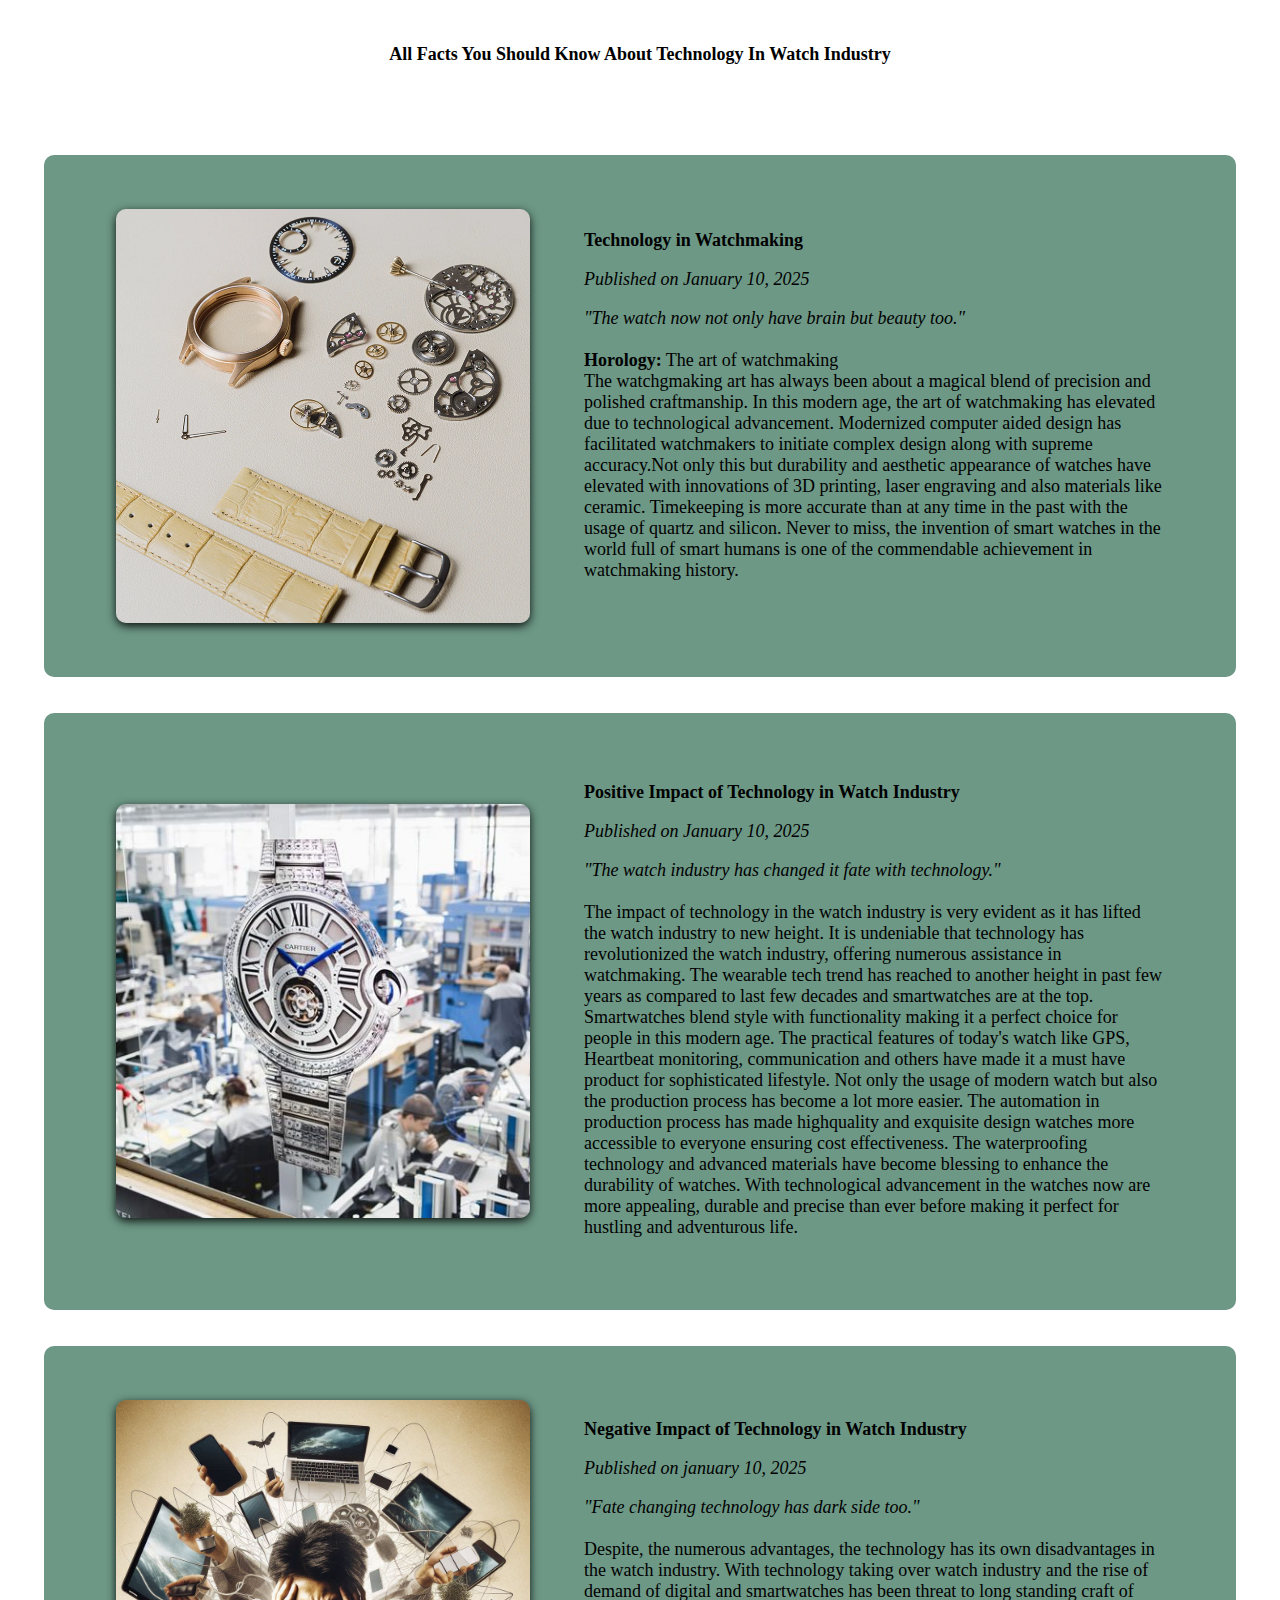
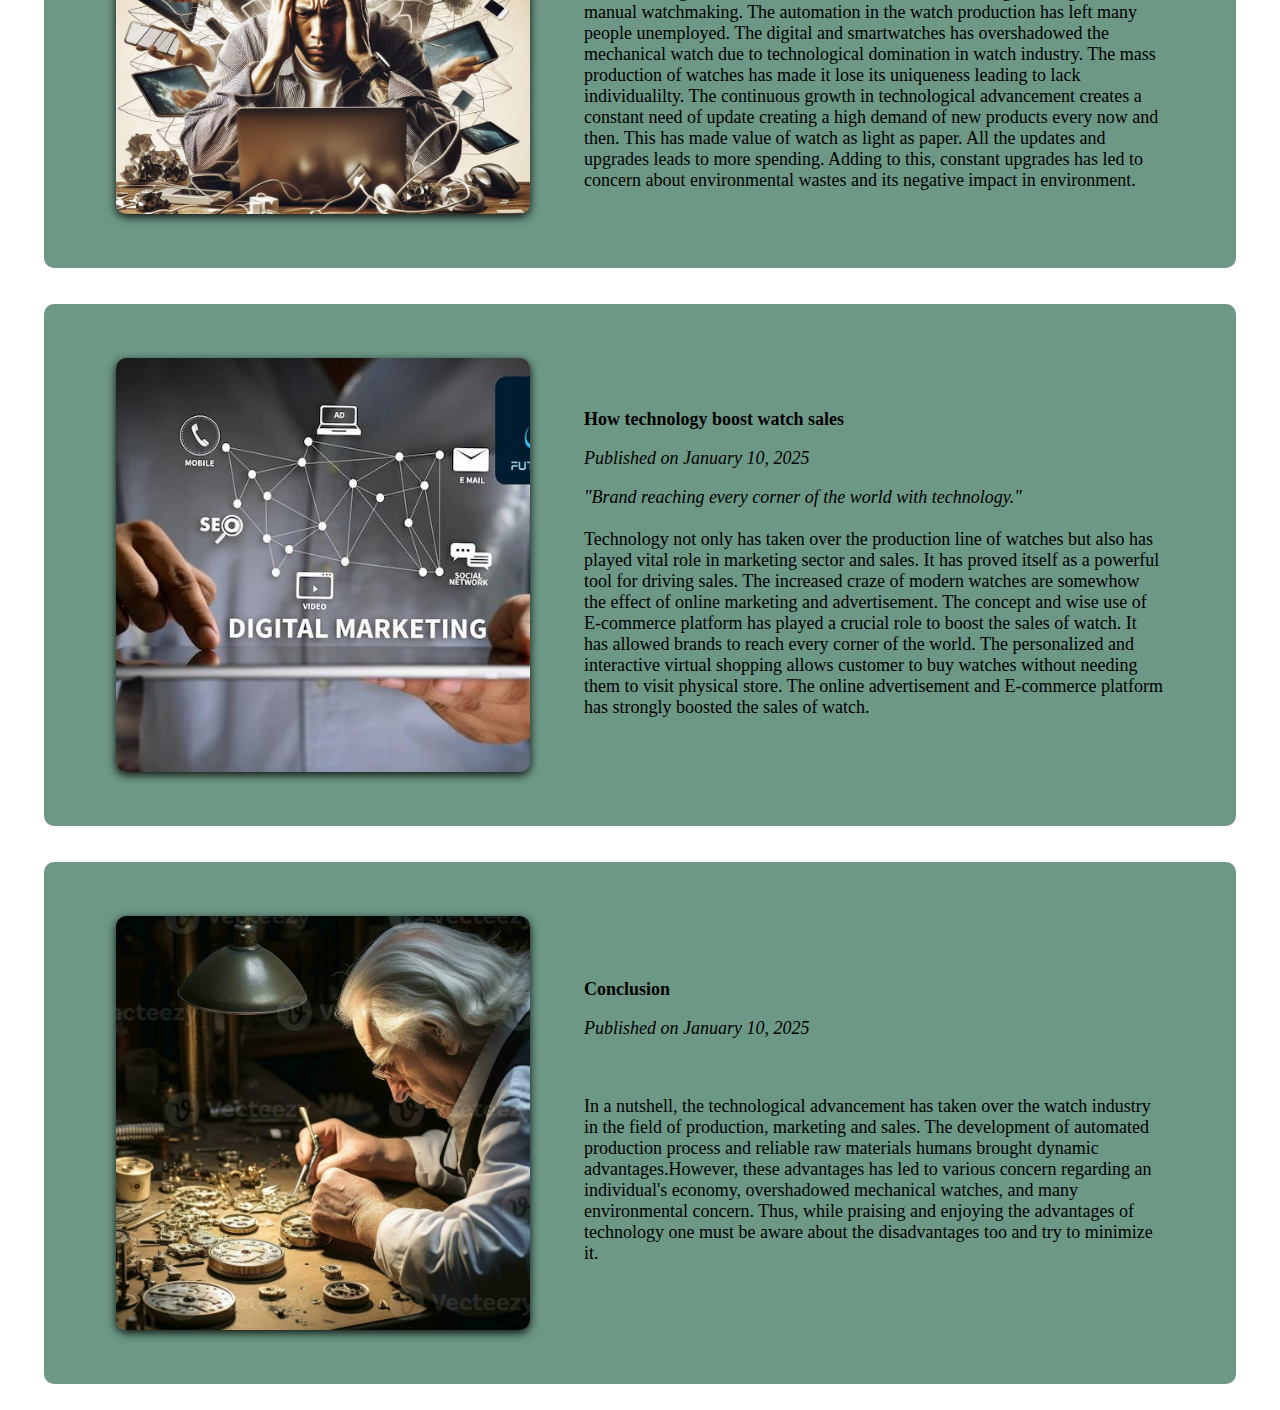
<file: pages/Blog.html>
<!DOCTYPE html>
<html lang="en">

<head>
    <meta charset="UTF-8">
    <meta name="viewport" content="width=device-width, initial-scale=1.0">
    <title>Blog</title>
    <style>
        *{
            font-size: large;
        }
        .blog-part{
            display: grid;
        }
        .blog-part h1{
            text-align: center;
            margin-top: 2rem;
            margin-bottom: 4rem;
            font-weight: bold;
        }
        .blog-part .Content{
            display: block;
            background-color: #6d9886;
            display: flex;
            justify-content: center;
            align-items: center;
            text-align: left;
            padding: 3rem 4rem;
            border-radius: 10px;
            margin:  1rem 2rem;
        }
        .blog-part .Content div h2{
            font-weight: bold;
            margin-bottom: 0.8rem;
        }
        .blog-part .Content div em{
            font-style: italic;
            
        }

        .blog-part .Content div .bottom{
            margin-bottom:2rem;
        }

        .blog-part .Content div strong {
            font-weight: bold;
        }
        .blog-part .Content img{
            height: 23rem;
            width: 23rem;
            object-fit: cover;
            border-radius: 10px;
            transition:transform 0.3s ;
            box-shadow: 0 3px 10px rgba(0, 0, 0, 0.9);
        }

        .blog-part .Content img:hover{
            transform: scale(1.1);
        }
        .blog-part .Content div{
            margin-left: 3rem;
        }
      
    </style>
</head>

<body>

    <div class="blog-part">
        <h1> All Facts You Should Know About Technology In Watch Industry</h1>

        
        <div class="Content">
            <img src=" ../blogphoto/img1.jpg" alt="A picture of showing part of watch" height=400px width="600px">
            <div>
                <!-- 1st text content-->
                <h2 >Technology in Watchmaking</h2>
                <p     > <em>Published on January 10, 2025</em></p>
                <p class="bottom" ><em>"The watch now not only have brain but beauty too."</em><br><br>


                    <strong>Horology:</strong> The art of watchmaking<br>
                    The watchgmaking art has always been about a magical blend of precision and polished craftmanship.
                    In this modern age, the art of watchmaking has elevated due to technological advancement.
                    Modernized computer aided design has facilitated watchmakers to initiate complex design along
                    with supreme accuracy.Not only this but durability and aesthetic appearance of watches have elevated
                    with innovations of 3D printing, laser engraving and also materials like ceramic. Timekeeping is
                    more
                    accurate than at any time in the past with the usage of quartz and silicon. Never to miss, the
                    invention
                    of smart watches in the world full of smart humans is one of the commendable achievement in
                    watchmaking history.
                </p>
            </div>
        </div>

           

        <!-- 2nd blog post-->
        <div class="Content">
            <img src=" ../blogphoto/img2.jpeg" alt="Technology in watch industry" height="300" width="550">
            <div>
                <h2>Positive Impact of Technology in Watch Industry</h2>
                <p><em> Published on January 10, 2025</em></p>
                <p     ><em>"The watch industry has changed it fate with technology."</em><br><br>
                    The impact of technology in the watch industry is very evident as it has lifted the
                    watch industry to new height. It is undeniable that technology has revolutionized the
                    watch industry, offering numerous assistance in watchmaking. The wearable tech trend
                    has reached to another height in past few years as compared to last few decades and
                    smartwatches are at the top. Smartwatches blend style with functionality making it a
                    perfect choice for people in this modern age. The practical features of today's watch
                    like GPS, Heartbeat monitoring, communication and others have made it a must have product
                    for sophisticated lifestyle. Not only the usage of modern watch but also the production process
                    has become a lot more easier. The automation in production process has made highquality and
                    exquisite
                    design watches more accessible to everyone ensuring cost effectiveness. The waterproofing technology
                    and
                    advanced materials have become blessing to enhance the durability of watches. With technological
                    advancement
                    in the watches now are more appealing, durable and precise than ever before making it perfect for
                    hustling
                    and adventurous life.
                </p>
            </div>
        </div>
           
        <!-- 3rd blog post-->
        <div class="Content">
            <img src="    ../blogphoto/img3.jpeg" alt="Frustrating Technology" height="350" width="550">
            <div>
                <h2> Negative Impact of Technology in Watch Industry</h2>
                <p> <em> Published on january 10, 2025</em></p>
                <p     > <em>"Fate changing technology has dark side too."</em><br><br>
                    Despite, the numerous advantages, the technology has its own disadvantages in the watch industry.
                    With technology taking over watch industry and the rise of demand of digital and smartwatches has
                    been threat
                    to long standing craft of manual watchmaking. The automation in the watch production has left many
                    people unemployed.
                    The digital and smartwatches has overshadowed the mechanical watch due to technological domination
                    in watch industry.
                    The mass production of watches has made it lose its uniqueness leading to lack individualilty. The
                    continuous growth in
                    technological advancement creates a constant need of update creating a high demand of new products
                    every now and then. This has made
                    value of watch as light as paper. All the updates and upgrades leads to more spending. Adding to
                    this, constant upgrades has led to
                    concern about environmental wastes and its negative
                    impact in environment.</p>
            </div>
        </div>
           
        <!-- 4th blog post-->
        <div class="Content">
            <img src="    ../blogphoto/img4.jpeg" alt="Digital Markiting" height="300" width="550">
            <div>
                <h2>How technology boost watch sales</h2>
                <p> <em> Published on January 10, 2025</em></p>
                <p     > <em>"Brand reaching every corner of the world with technology." </em><br>
                    <br> Technology not only has taken over the production line of watches but also has
                    played vital role in marketing sector and sales. It has proved itself as a powerful tool for driving
                    sales.
                    The increased craze of modern watches are somewhow the effect of online marketing and advertisement.
                    The concept and wise use of E-commerce platform has played a crucial role to boost the sales of
                    watch. It has
                    allowed brands to reach every corner of the world. The personalized and interactive virtual shopping
                    allows
                    customer to buy watches without needing them to visit physical store. The online advertisement and
                    E-commerce platform
                    has strongly boosted the sales of watch.
                </p>
            </div>
        </div>
           
        <!-- 5th blog post-->
        <div class="Content">
            <img src="../blogphoto/img5.jpeg" alt="Watchmaking" height="300" width="550">
            <div>
                <h2>Conclusion</h2>
                <p><em> Published on January 10, 2025</em></p><br>
                <p> In a nutshell, the technological advancement has taken over the watch industry in the field of
                    production,
                    marketing and sales. The development of automated production process and reliable raw materials
                    humans
                    brought dynamic advantages.However, these advantages has led to various concern regarding an
                    individual's economy,
                    overshadowed mechanical watches, and many environmental concern. Thus, while praising and enjoying
                    the advantages of
                    technology one must be aware about the disadvantages too and try to minimize it. </p>
            </div>
        </div>
    </div>
</body>

</html>
</file>
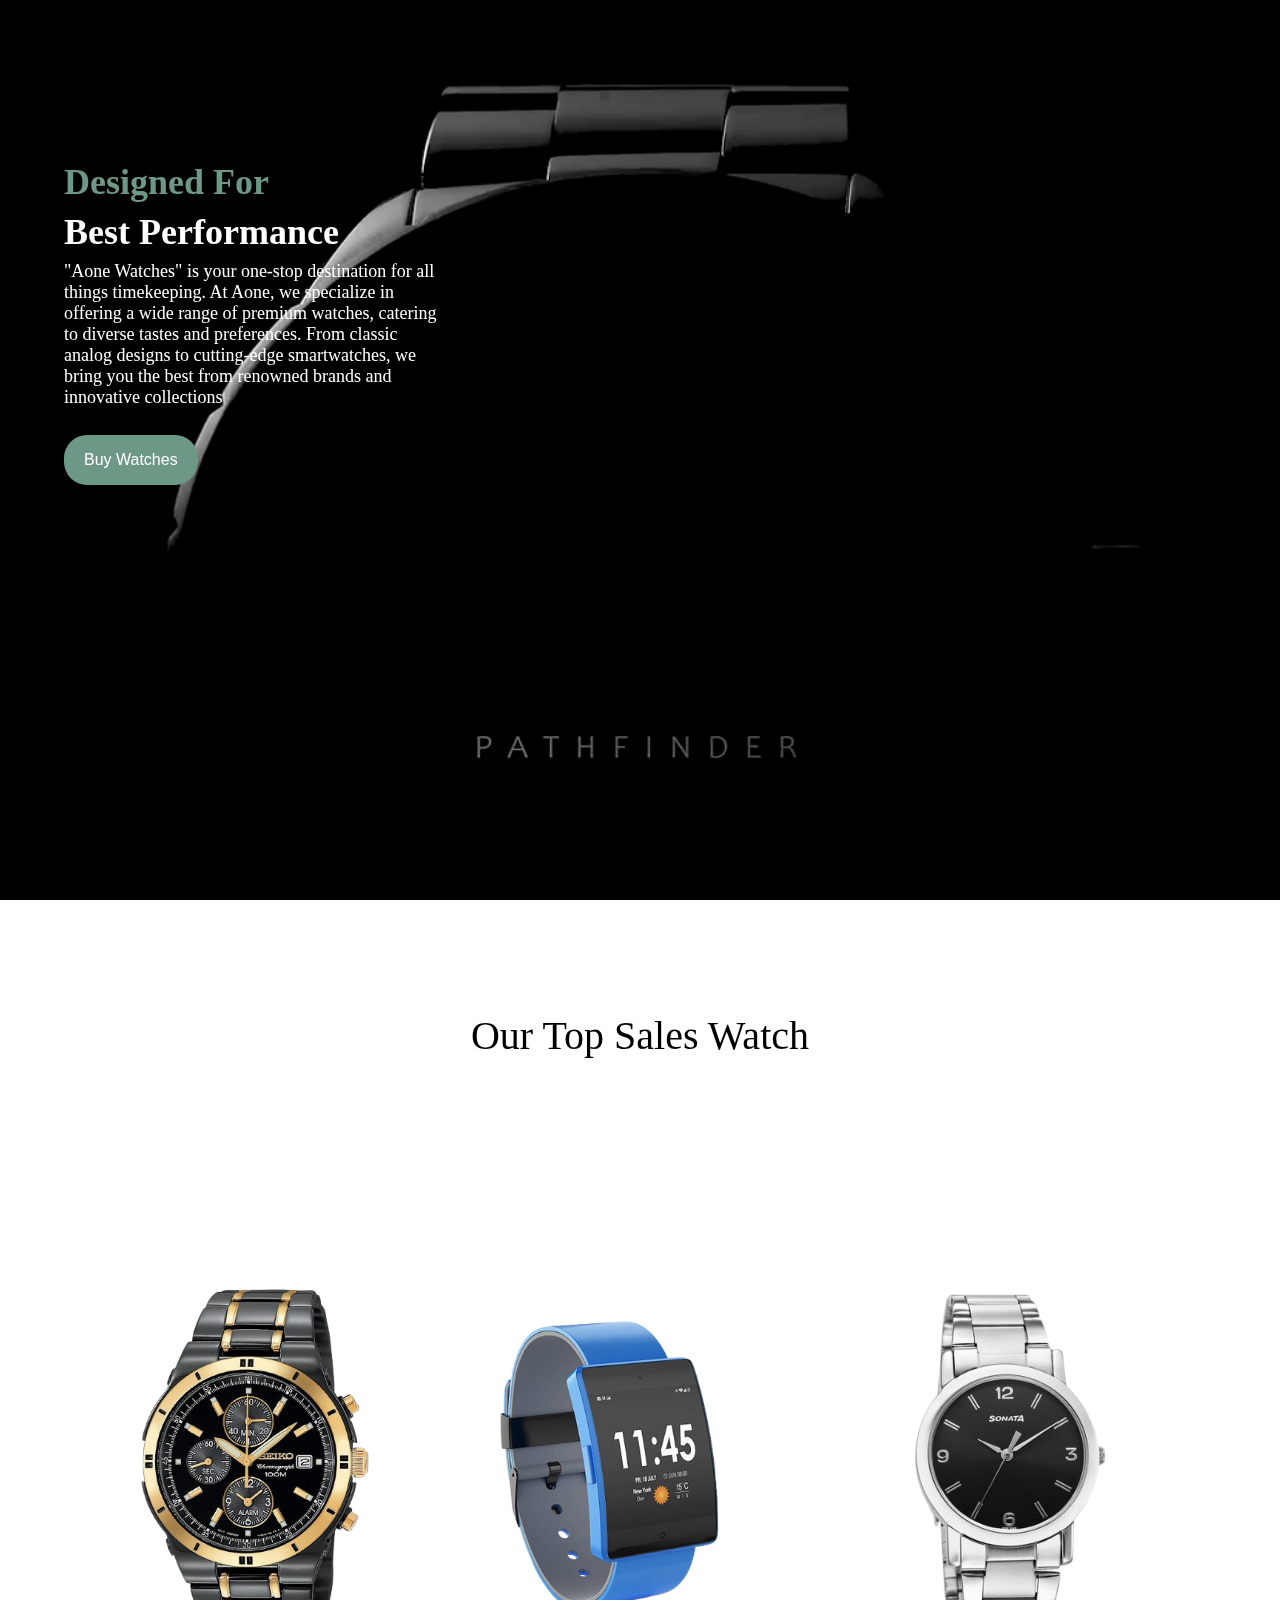
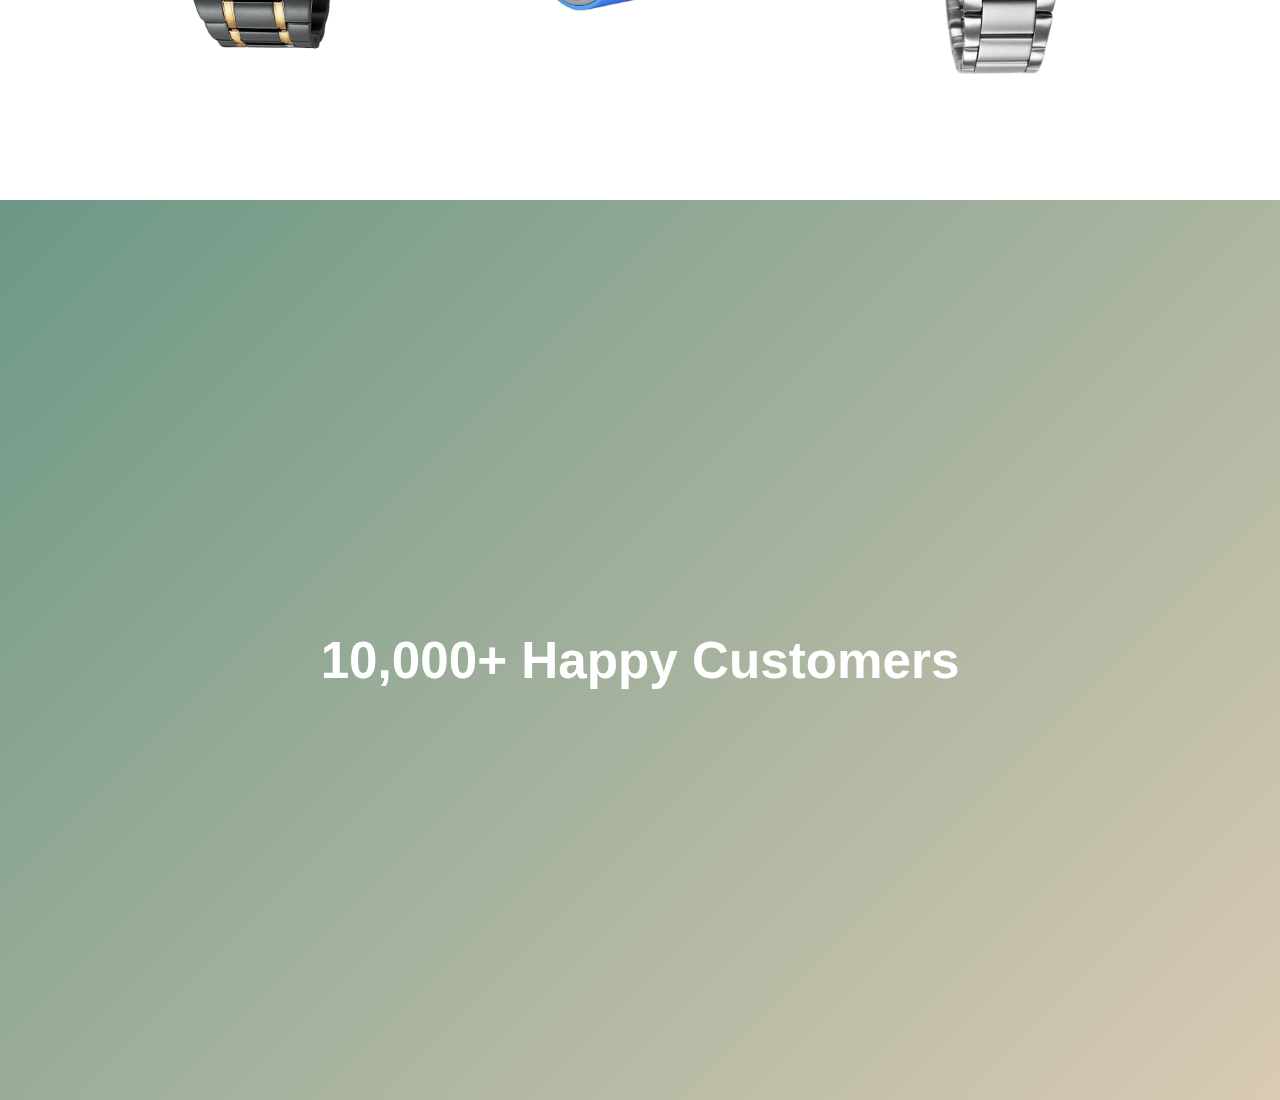
<file: pages/Home.html>
<!DOCTYPE html>
<html lang="en">

<head>
    <meta charset="UTF-8">
    <link rel="stylesheet" href="../styles/home.css">
    <meta name="viewport" content="width=device-width, initial-scale=1.0">
    <link rel="stylesheet"
        href="https://fonts.googleapis.com/css2?family=Material+Symbols+Outlined:opsz,wght,FILL,GRAD@24,400,0,0&icon_names=groups_2" />
    <title>Document</title>
</head>

<body>

    <div class="container">
        <div class="video">
            <video loop autoplay muted>
                <source src="../homephoto/cinematic.mp4">
            </video>
        </div>

        <div class="texts">
            <h1><span>Designed For</span></h1>
            <h1>Best Performance</h1>
            <p>
             "Aone Watches" is your one-stop destination for all things timekeeping. At Aone, 
             we specialize in offering a wide range of premium watches, catering to diverse tastes and preferences.
             From classic analog designs to cutting-edge smartwatches, we bring you the best from renowned brands and 
             innovative collections</p>
            <button id="buy" data-url="Product.html">Buy Watches</button>
        </div>
    </div>


    <div class="secondcontainer">
        <p>Our Top Sales Watch</p>
        <div class="small-container">
            <div class="col-1">
                <img src="../homephoto/1.png" width="370px">

            </div>
            <div class="col-1">
                <img src="../homephoto/2.png" width="370px">

            </div>
            <div class="col-1">
                <img src="../homephoto/3.png" width="400px">

            </div>
        </div>
    </div>

    <div class="thirdcontainer">
        <i class="fa-solid fa-people-group"></i>
        <p>10,000+ Happy Customers</p>
    </div>
    


<script src="../js/script.js"> </script>
</body>

</html>
</file>
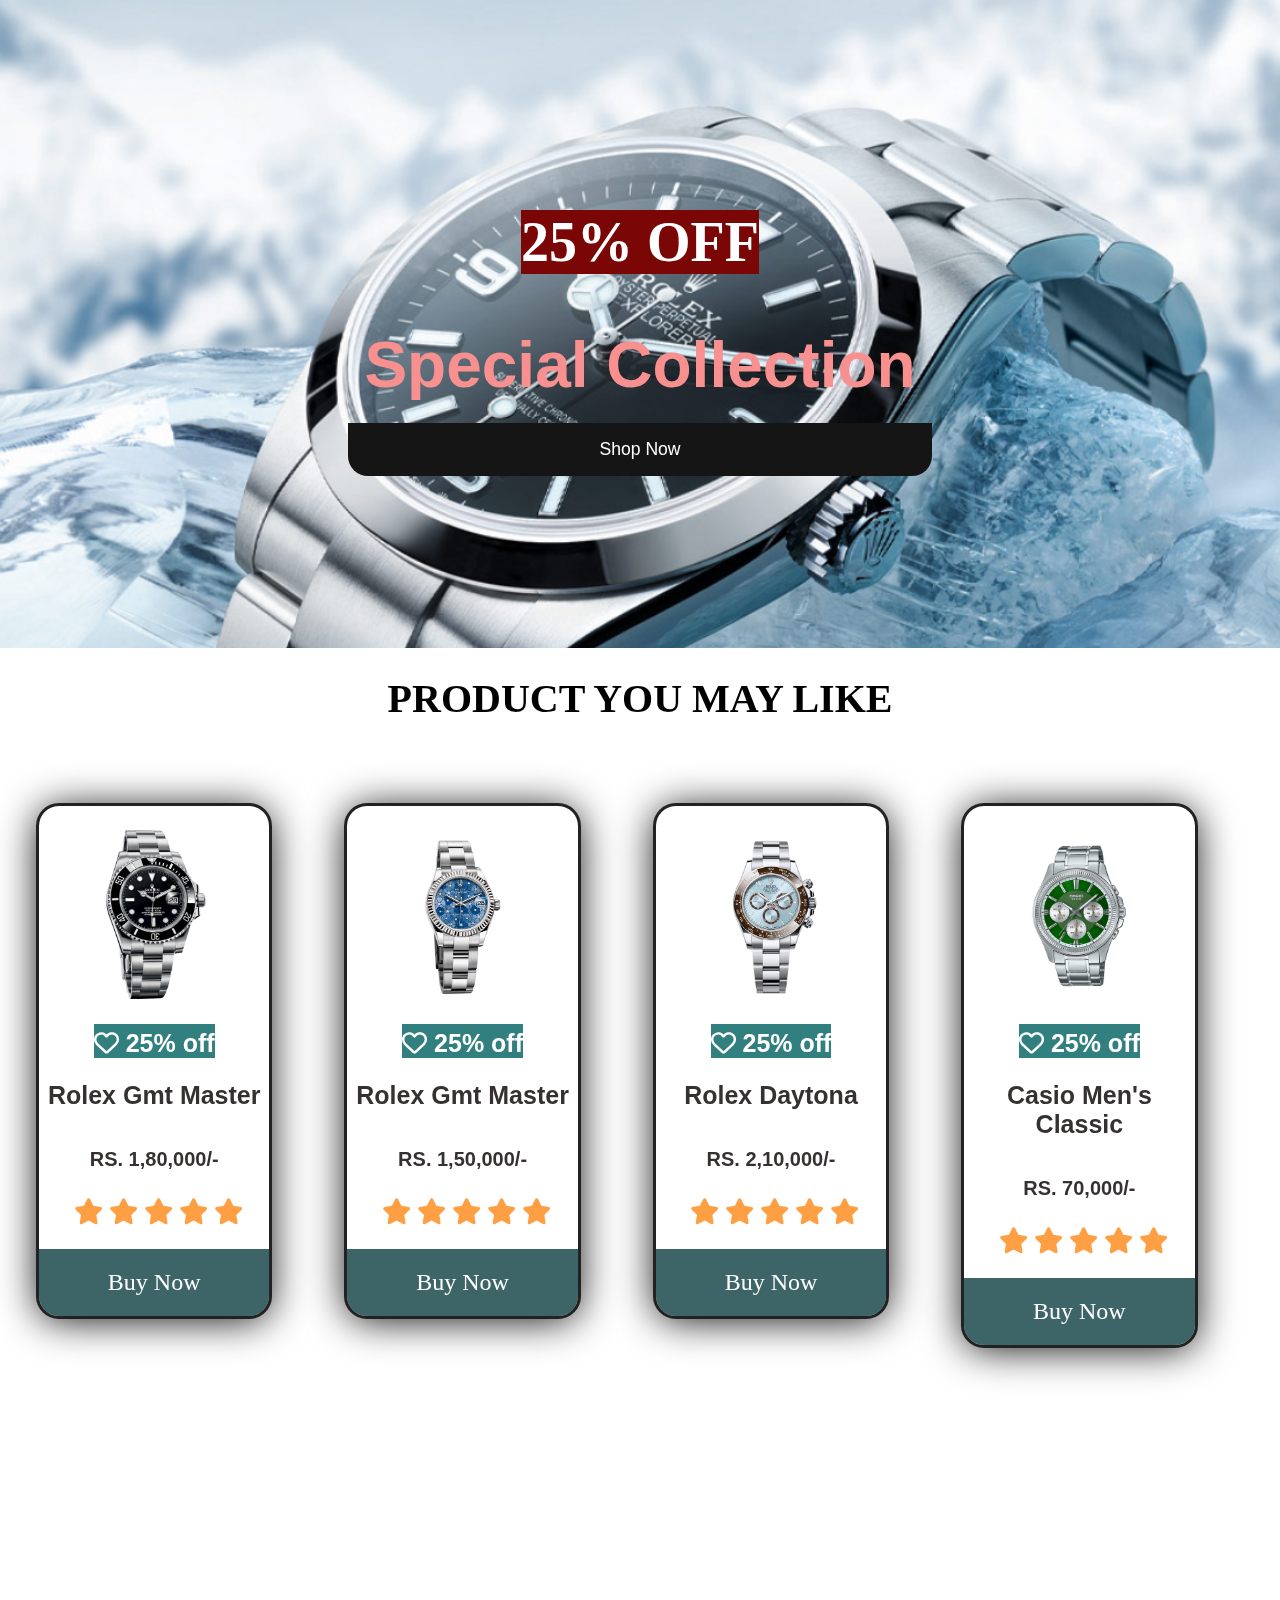
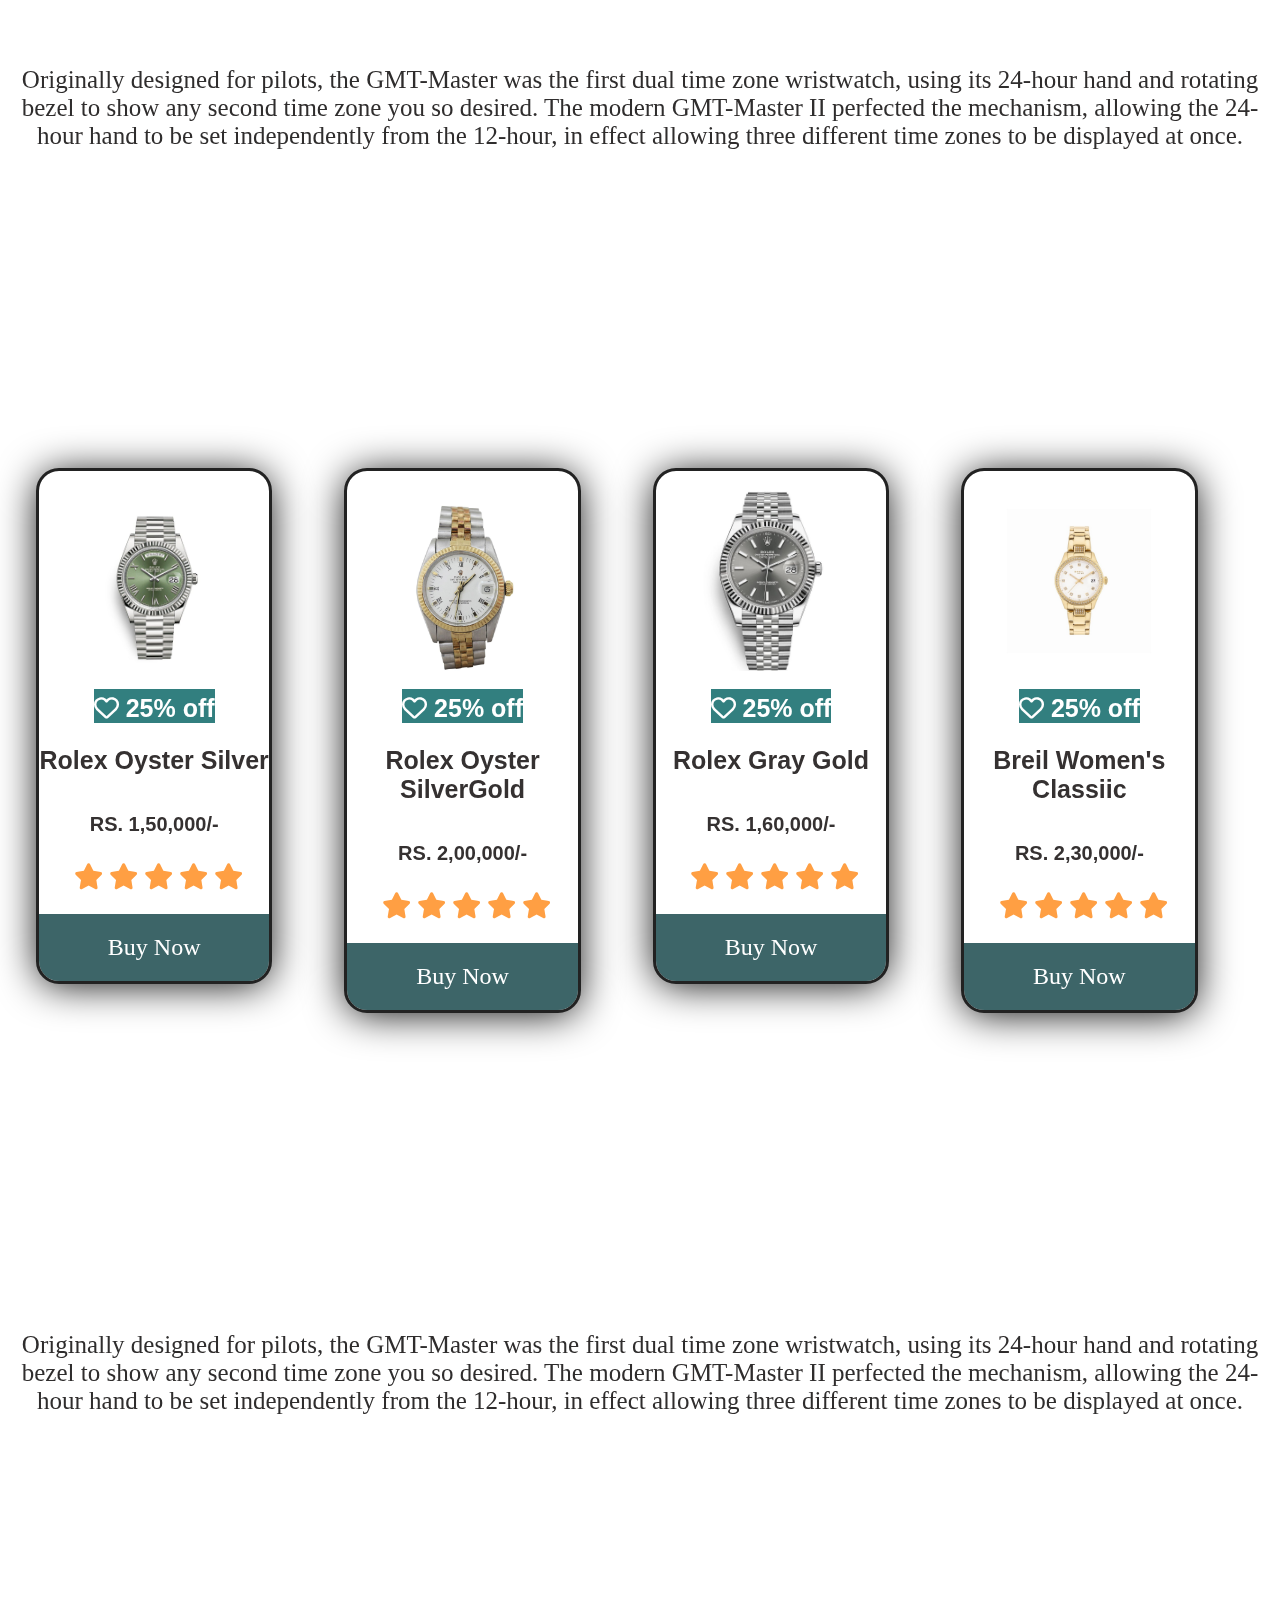
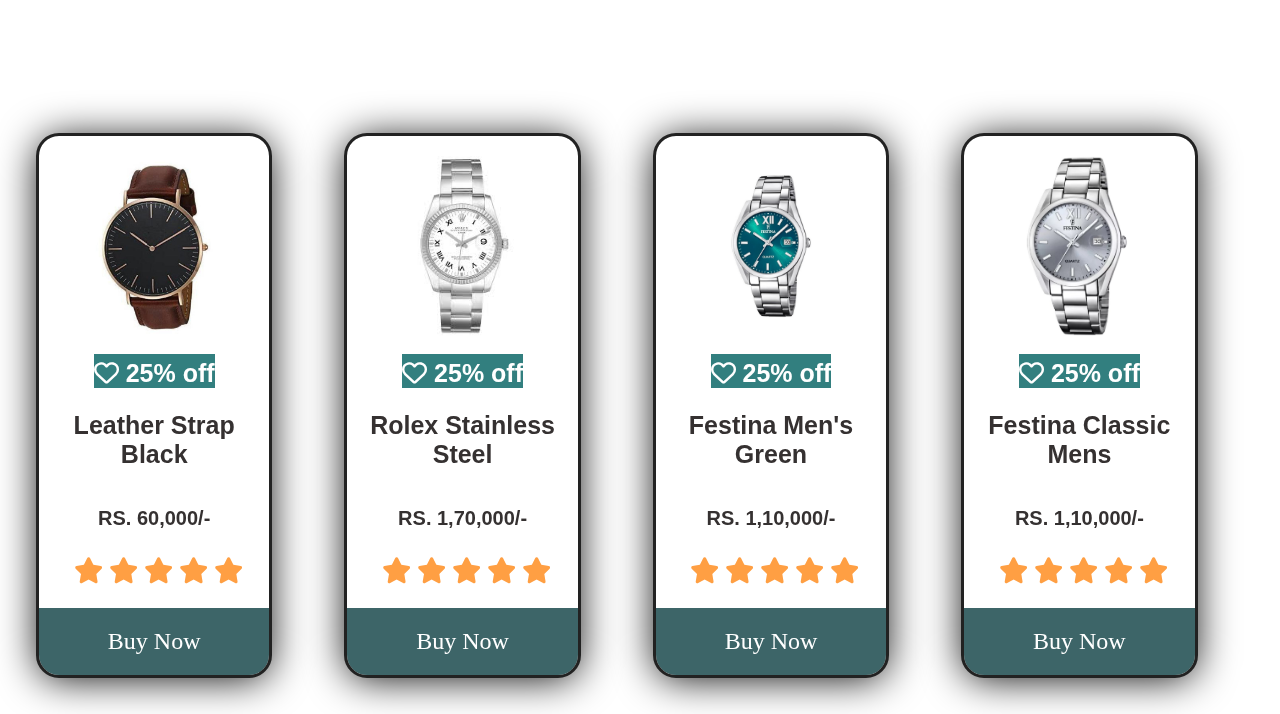
<file: productpage/Classic.html>
<!DOCTYPE html>
<html lang="en">
<head>
    <meta charset="UTF-8">
    <meta name="viewport" content="width=device-width, initial-scale=1.0">
    <title>WatchStore</title>
    <link rel="stylesheet" href="../productstyles/Classic.css">
    <link rel="stylesheet" href="https://cdnjs.cloudflare.com/ajax/libs/font-awesome/6.7.2/css/all.min.css">
    <link rel="stylesheet" href="https://cdnjs.cloudflare.com/ajax/libs/font-awesome/6.7.2/css/all.min.css" 
    integrity="sha512-Evv84Mr4kqVGRNSgIGL/F/aIDqQb7xQ2vcrdIwxfjThSH8CSR7PBEakCr51Ck+w+/U6swU2Im1vVX0SVk9ABhg==" crossorigin="anonymous" referrerpolicy="no-referrer" />
    

</head>
<body>

    <section class="section-one section">
        <div class="section-one-container">
            <div class="container">
                <h1 class="section-one-offer">25% off</h1>
                <h1 class="section-one-heading">Special Collection</h1>
                <button class="section-one-btn">Shop Now</button>
            </div>

        </div>
    </section>
  <h1>PRODUCT YOU MAY LIKE</h1>
  <br>

    <div class="Watch store">





        <div class="content">
            
            <img src="../productpagephoto/ClassicRolex1.jpg"> <div class="off-info">
                <br>
            <h2 class="sm-title"> <i class="fa-regular fa-heart"></i> 25% off</h2>
        </div> 
        <br>
    
            <h2>Rolex Gmt Master</h2>
            <br>
            <h6><p>RS. 1,80,000/-</p></h6>
            <ul>
                
                <li><i class="fa fa-star checked"></i></li>
                <li><i class="fa fa-star checked"></i></li>
                <li><i class="fa fa-star checked"></i></li>
                <li><i class="fa fa-star checked"></i></li>
                <li><i class="fa fa-star checked"></i></li>
            </ul>

             <button class="buy-1">Buy Now</button>
        </div>

        <div class="content">
            
            <img src="../productpagephoto/ClassicRolex2.jpg"> <div class="off-info">
                <br>
            <h2 class="sm-title"> <i class="fa-regular fa-heart"></i> 25% off</h2>
        </div> 
        <br>
    
            <h2>Rolex Gmt Master</h2>
            <br>
            <h6><p>RS. 1,50,000/-</p></h6>
            <ul>
                
                <li><i class="fa fa-star checked"></i></li>
                <li><i class="fa fa-star checked"></i></li>
                <li><i class="fa fa-star checked"></i></li>
                <li><i class="fa fa-star checked"></i></li>
                <li><i class="fa fa-star checked"></i></li>
            </ul>

             <button class="buy-1">Buy Now</button>
        </div>


        <div class="content">
            
            <img src="../productpagephoto/ClassicRolex3.jpg"> <div class="off-info">
                <br>
            <h2 class="sm-title"> <i class="fa-regular fa-heart"></i> 25% off</h2>
        </div> 
        <br>
    
            <h2>Rolex Daytona</h2>
            <br>
            <h6><p>RS. 2,10,000/-</p></h6>
            <ul>
                
                <li><i class="fa fa-star checked"></i></li>
                <li><i class="fa fa-star checked"></i></li>
                <li><i class="fa fa-star checked"></i></li>
                <li><i class="fa fa-star checked"></i></li>
                <li><i class="fa fa-star checked"></i></li>
            </ul>

             <button class="buy-1">Buy Now</button>
        </div>


        <div class="content">
            
            <img src="../productpagephoto/ClassicCasio.jpg"> <div class="off-info">
                <br>
            <h2 class="sm-title"> <i class="fa-regular fa-heart"></i> 25% off</h2>
        </div> 
        <br>
    
            <h2>Casio Men's Classic</h2>
            <br>
            <h6><p>RS. 70,000/-</p></h6>
            <ul>
                
                <li><i class="fa fa-star checked"></i></li>
                <li><i class="fa fa-star checked"></i></li>
                <li><i class="fa fa-star checked"></i></li>
                <li><i class="fa fa-star checked"></i></li>
                <li><i class="fa fa-star checked"></i></li>
            </ul>

             <button class="buy-1">Buy Now</button>

        </div>


        <section class="section-one section">
            <div class="section-one-container">
                <div class="container">
                    <p class="section-one-text"> Originally designed for pilots, 
                        the GMT-Master was the first dual time zone wristwatch, 
                        using its 24-hour hand and rotating bezel to show any second time zone you so desired.
                         The modern GMT-Master II perfected the mechanism,
                          allowing the 24-hour hand to be set independently from the 12-hour, 
                          in effect allowing three different time zones to be displayed at once.</p>
                   
                   
                </div>
    
            </div>
        </section>
        

        <div class="content">
            
            <img src="../productpagephoto/rolex4.jpg"> <div class="off-info">
                <br>
            <h2 class="sm-title"> <i class="fa-regular fa-heart"></i> 25% off</h2>
        </div> 
        <br>
    
            <h2>Rolex Oyster Silver</h2>
            <br>
            <h6><p>RS. 1,50,000/-</p></h6>
            <ul>
                
                <li><i class="fa fa-star checked"></i></li>
                <li><i class="fa fa-star checked"></i></li>
                <li><i class="fa fa-star checked"></i></li>
                <li><i class="fa fa-star checked"></i></li>
                <li><i class="fa fa-star checked"></i></li>
            </ul>

             <button class="buy-1">Buy Now</button>
        </div>



        <div class="content">
            
            <img src="../productpagephoto/rolex5.jpg"> <div class="off-info">
                <br>
            <h2 class="sm-title"> <i class="fa-regular fa-heart"></i> 25% off</h2>
        </div> 
        <br>
    
            <h2>Rolex Oyster SilverGold</h2>
            <br>
            <h6><p>RS. 2,00,000/-</p></h6>
            <ul>
                
                <li><i class="fa fa-star checked"></i></li>
                <li><i class="fa fa-star checked"></i></li>
                <li><i class="fa fa-star checked"></i></li>
                <li><i class="fa fa-star checked"></i></li>
                <li><i class="fa fa-star checked"></i></li>
            </ul>

             <button class="buy-1">Buy Now</button>
        </div>

        <div class="content">
            
            <img src="../productpagephoto/rolex6.jpg"> <div class="off-info">
                <br>
            <h2 class="sm-title"> <i class="fa-regular fa-heart"></i> 25% off</h2>
        </div> 
        <br>
    
            <h2>Rolex Gray Gold</h2>
            <br>
            <h6><p>RS. 1,60,000/-</p></h6>
            <ul>
                
                <li><i class="fa fa-star checked"></i></li>
                <li><i class="fa fa-star checked"></i></li>
                <li><i class="fa fa-star checked"></i></li>
                <li><i class="fa fa-star checked"></i></li>
                <li><i class="fa fa-star checked"></i></li>
            </ul>

             <button class="buy-1">Buy Now</button>
        </div>




    


        <div class="content">
            
            <img src="../productpagephoto/classicWatch8.jpg"> <div class="off-info">
                <br>
            <h2 class="sm-title"> <i class="fa-regular fa-heart"></i> 25% off</h2>
        </div> 
        <br>
    
            <h2>Breil Women's Classiic</h2>
            <br>
            <h6><p>RS. 2,30,000/-</p></h6>
            <ul>
                
                <li><i class="fa fa-star checked"></i></li>
                <li><i class="fa fa-star checked"></i></li>
                <li><i class="fa fa-star checked"></i></li>
                <li><i class="fa fa-star checked"></i></li>
                <li><i class="fa fa-star checked"></i></li>
            </ul>

             <button class="buy-1">Buy Now</button>
        </div>
            
        <section class="section-one section">
            <div class="section-one-container">
                <div class="container">
                    <p class="section-one-text"> Originally designed for pilots, 
                        the GMT-Master was the first dual time zone wristwatch, 
                        using its 24-hour hand and rotating bezel to show any second time zone you so desired.
                         The modern GMT-Master II perfected the mechanism,
                          allowing the 24-hour hand to be set independently from the 12-hour, 
                          in effect allowing three different time zones to be displayed at once.</p>
                   
                   
                </div>
    
            </div>
        </section>

        <div class="content">
            
            <img src="../productpagephoto/classic9.jpg"> <div class="off-info">
                <br>
            <h2 class="sm-title"> <i class="fa-regular fa-heart"></i> 25% off</h2>
        </div> 
        <br>
    
            <h2>Leather Strap Black</h2>
            <br>
            <h6><p>RS. 60,000/-</p></h6>
            <ul>
                
                <li><i class="fa fa-star checked"></i></li>
                <li><i class="fa fa-star checked"></i></li>
                <li><i class="fa fa-star checked"></i></li>
                <li><i class="fa fa-star checked"></i></li>
                <li><i class="fa fa-star checked"></i></li>
            </ul>

             <button class="buy-1">Buy Now</button>
        </div>


        <div class="content">
            
            <img src="../productpagephoto/Classic10.jpg"> <div class="off-info">
                <br>
            <h2 class="sm-title"> <i class="fa-regular fa-heart"></i> 25% off</h2>
        </div> 
        <br>
    
            <h2>Rolex Stainless Steel</h2>
            <br>
            <h6><p>RS. 1,70,000/-</p></h6>
            <ul>
                
                <li><i class="fa fa-star checked"></i></li>
                <li><i class="fa fa-star checked"></i></li>
                <li><i class="fa fa-star checked"></i></li>
                <li><i class="fa fa-star checked"></i></li>
                <li><i class="fa fa-star checked"></i></li>
            </ul>

             <button class="buy-1">Buy Now</button>
        </div>

            


        <div class="content">
            
            <img src="../productpagephoto/classic11.jpg"> <div class="off-info">
                <br>
            <h2 class="sm-title"> <i class="fa-regular fa-heart"></i> 25% off</h2>
        </div> 
        <br>
    
            <h2>Festina Men's Green</h2>
            <br>
            <h6><p>RS. 1,10,000/-</p></h6>
            <ul>
                
                <li><i class="fa fa-star checked"></i></li>
                <li><i class="fa fa-star checked"></i></li>
                <li><i class="fa fa-star checked"></i></li>
                <li><i class="fa fa-star checked"></i></li>
                <li><i class="fa fa-star checked"></i></li>
            </ul>

             <button class="buy-1">Buy Now</button>
        </div>


        <div class="content">
            
            <img src="../productpagephoto/classic12.jpg"> <div class="off-info">
                <br>
            <h2 class="sm-title"> <i class="fa-regular fa-heart"></i> 25% off</h2>
        </div> 
        <br>
    
            <h2>Festina Classic Mens</h2>
            <br>
            <h6><p>RS. 1,10,000/-</p></h6>
            <ul>
                
                <li><i class="fa fa-star checked"></i></li>
                <li><i class="fa fa-star checked"></i></li>
                <li><i class="fa fa-star checked"></i></li>
                <li><i class="fa fa-star checked"></i></li>
                <li><i class="fa fa-star checked"></i></li>
            </ul>

             <button class="buy-1">Buy Now</button>
        </div>
        
 </div>

     
    
</body>
</html>
</file>
<file: styles/home.css>
* {
  margin: 0;
 
  
}
/* css for video container */
.container {
  position: relative;
  width: 100%;
  height: 100vh;
  overflow: hidden;
  margin: 0;
  padding: 0;
  font-size: large;
}

.video video {
  position: absolute;
  margin-top: 0;
  top: 0;
  left: 0;
  width: 100%;
  height: 100%;
  object-fit: cover;
  z-index: -1; /* putting the video back then the text */
}

.texts {
  position: absolute;
  top: 17%;
  left: 5%;
  color: white;
  text-align: left;
  width: 30%;
  z-index: 1; /*text will come over the video  */
}

.texts h1 span {
  color:#6d9886
}
.texts h1 {
  margin: 8px 0px;
}
.texts button {
  background-color: #6d9886;
  color: white;
  margin: 27px 0px;
  border-radius: 23px;
  border: none;
  padding: 16px 20px;
  font-size: 16px;
  cursor: pointer;
  transition: background-color 0.3s ease;
}

.texts button:hover {
  
  color: black;
}
/* css for the second container of top sale watch */
.secondcontainer {
  width: 100%; 
  height: 100vh; 
  display: grid;
  align-items: center;
  justify-content: center;
  text-align: center;
  
}

.secondcontainer p {
  font-size: 2.5rem;
  margin: 3rem 0rem;
}
.secondcontainer .small-container {
  display: flex;
  margin: 3rem 0rem;
  flex-wrap: wrap;
}
.secondcontainer .small-container img {
  transition: transform 0.3s;
}
.secondcontainer .small-container img:hover {
  transform: scale(1.1);
}

/*  css for the third one container */

.thirdcontainer {
  overflow-x: hidden;
  width: 100%; /* Full viewport width */
  height: 100vh; /* Full viewport height */
  display: flex; /* Flexbox for centering */
  flex-direction: column; /* Stack icon and text vertically */
  justify-content: center; /* Center vertically */
  align-items: center; /* Center horizontally */
  background: linear-gradient(
    135deg,
    #6d9886,
    #d9cab3
  ); /* Attractive gradient background */
  color: white; /* White text for contrast */
  font-family: "Arial", sans-serif; /* Clean font */
  text-align: center; /* Center-align text */
}

.thirdcontainer i {
  font-size: 10vw; /* Large icon size */
  margin-bottom: 20px; /* Space between icon and text */
  animation: bounce 2s infinite; /* Add animation to icon */
}

.thirdcontainer p {
  font-size: 4vw; /* Responsive text size */
  font-weight: bold; /* Bold text */
  margin: 0;
}

/* Bounce animation for the icon */
@keyframes bounce {
  0%,
  20%,
  50%,
  80%,
  100% {
    transform: translateY(0);
  }
  40% {
    transform: translateY(-20px);
  }
  60% {
    transform: translateY(-10px);
  }
}
</file>
<file: productstyles/Classic.css>
body{
    margin: 0;
    font-family:Arial;
    background-color: white;
}
h1{
    color: black;
    font-family: 'Times New Roman';
    text-align: center;
    font-size: 40px;
    
}

h2 .sm-title{
    vertical-align: bottom;
}
h2{
    font-family: sans-serif;
    text-align: center;
    font-size: 25px;
    margin: 0;
    padding-top: 5px;
    color: #353131;
}

h6{
    font-size: 26px;
    text-align: center;
    color: #353131;
    margin: 0;
    font-family: 'Gill Sans', 'Gill Sans MT', Calibri, 'Trebuchet MS', sans-serif;
}
h6 p{
    font-size: 5px;
    color: #353131;
    font-size: 20px;
}

a{
    text-decoration: none;
}





.Watch store{
    display: flex;
    flex-wrap: wrap;
    width: 100%;
    justify-content: center;
    align-items: center;
    margin: 50px 0;

}
.content{
    width: 18%;
    margin: 39px;
    box-sizing: border-box;
    float: left;
    text-align: center;
    border-radius: 20px;
    cursor: pointer;
    padding-top: 20px;
    box-shadow: 0px 3px 40px #000;
    transition: .4s;
    background: white;
    justify-content: center;
    outline: .2rem solid #222;
    outline-offset: 0;
}


.content:hover{
    box-shadow: 0 3px 6px rgba(0,0,0,0,16),
    0 3px 6px rgba(0,0,0,0.23);
    transform: translate(0px, -8px);
}


img{
    width: 180px;
    height: 180px;
    object-fit: contain;
    text-align: center;
    display: block;
    mix-blend-mode: multiply;
    margin: 0 auto;
    
}

.content:hover img{
    scale: 1.1;
}

ul{
    padding-right: 2rem;
    list-style: none;
    display: flex;
    justify-content: center;
    align-items: center;
    padding-top: 0;
}

ul i{
    font-size: 26px;
    transition: .4s;
    margin: 3px;
    display: flex;
    justify-content: first baseline;
    
}

li{
    padding-top: 5px;

}

.fa{
    text-align: center;
    font-size: 26px;
    transition: .4s;
    margin: 3px;
}

.checked{
    color: #ff9f43;
    text-align: center;

}

.fa:hover{
    transform: scale(1.3);
    transition: .6s;
}

.off-info .sm-title{
    background: rgb(50, 127, 127);
    color: white;
    display: inline-block;
    padding: left;
    top: 0;
    left: 0;
    justify-content: left;

}

button{
    text-align: center;
    font-size: 24px;
    color: #fff;
    width: 100%;
    padding:20px;
    border: 0;
    outline: none;
    cursor: pointer;
    margin-top: 5px;
    border-bottom-right-radius: 20px;
    border-bottom-left-radius: 20px;
}

.section.one{
    display: flex;
    align-items: center;


}
.section-one-container{
    width: 100%;
    height: 72vh;
    background-image: url('../productpagephoto/ClassicBG.jpg');
    background-position: center;
    background-size: cover;
    background-repeat: no-repeat;
    background-attachment: fixed;
    display: flex;
    justify-content: center;
    align-items: center;
    text-align: center;
    position: relative;


}

.section-one-container::before{
    contain:"";
    background-color: rgb(255, 255, 255);
    position: absolute;
    inset: 0;
}

.section-one-container .container{
    z-index: 5;
}
.section-one-offer{
    font-size: 3.5rem;
    font-family: 'Allison', cursive;
    text-transform: uppercase;
    background: rgb(122, 6, 6);
    color: white;
    display: inline-block;
    padding: left;
    top: 0;
    left: 0;

}

.section-one-text {
    font-size: 25px;
    color: rgb(47, 45, 45);
    font-family: 'Times New Roman', Times, serif;
    text-align: column left;
}

.section-one-heading{
    font-size: 4rem;
    color: rgb(249, 144, 144);
    font-family: Arial, Helvetica, sans-serif;
    margin: 1rem;

}

 .container .section-one-btn{
    font-size: 1.1rem;
    padding: 1rem 1.7rem;
    background: rgb(21, 21, 21) ;
    border: none;
 }

.buy-1{
    background: #3d6568;
    font-family: 'Times New Roman';
}

.buy-2{
    background: #3d6568;
    font-family: 'Times New Roman';
}

.buy-3{
    background:  #3d6568;
    font-family: 'Times New Roman';
 }

.buy-4{
    background:  #3d6568;
    font-family: 'Times New Roman';
 }

 .buy-5{
    background:  #3d6568;
    font-family: 'Times New Roman';
}

.buy-6
{
    background:  #3d6568;
    font-family: 'Times New Roman';
 }
</file>
